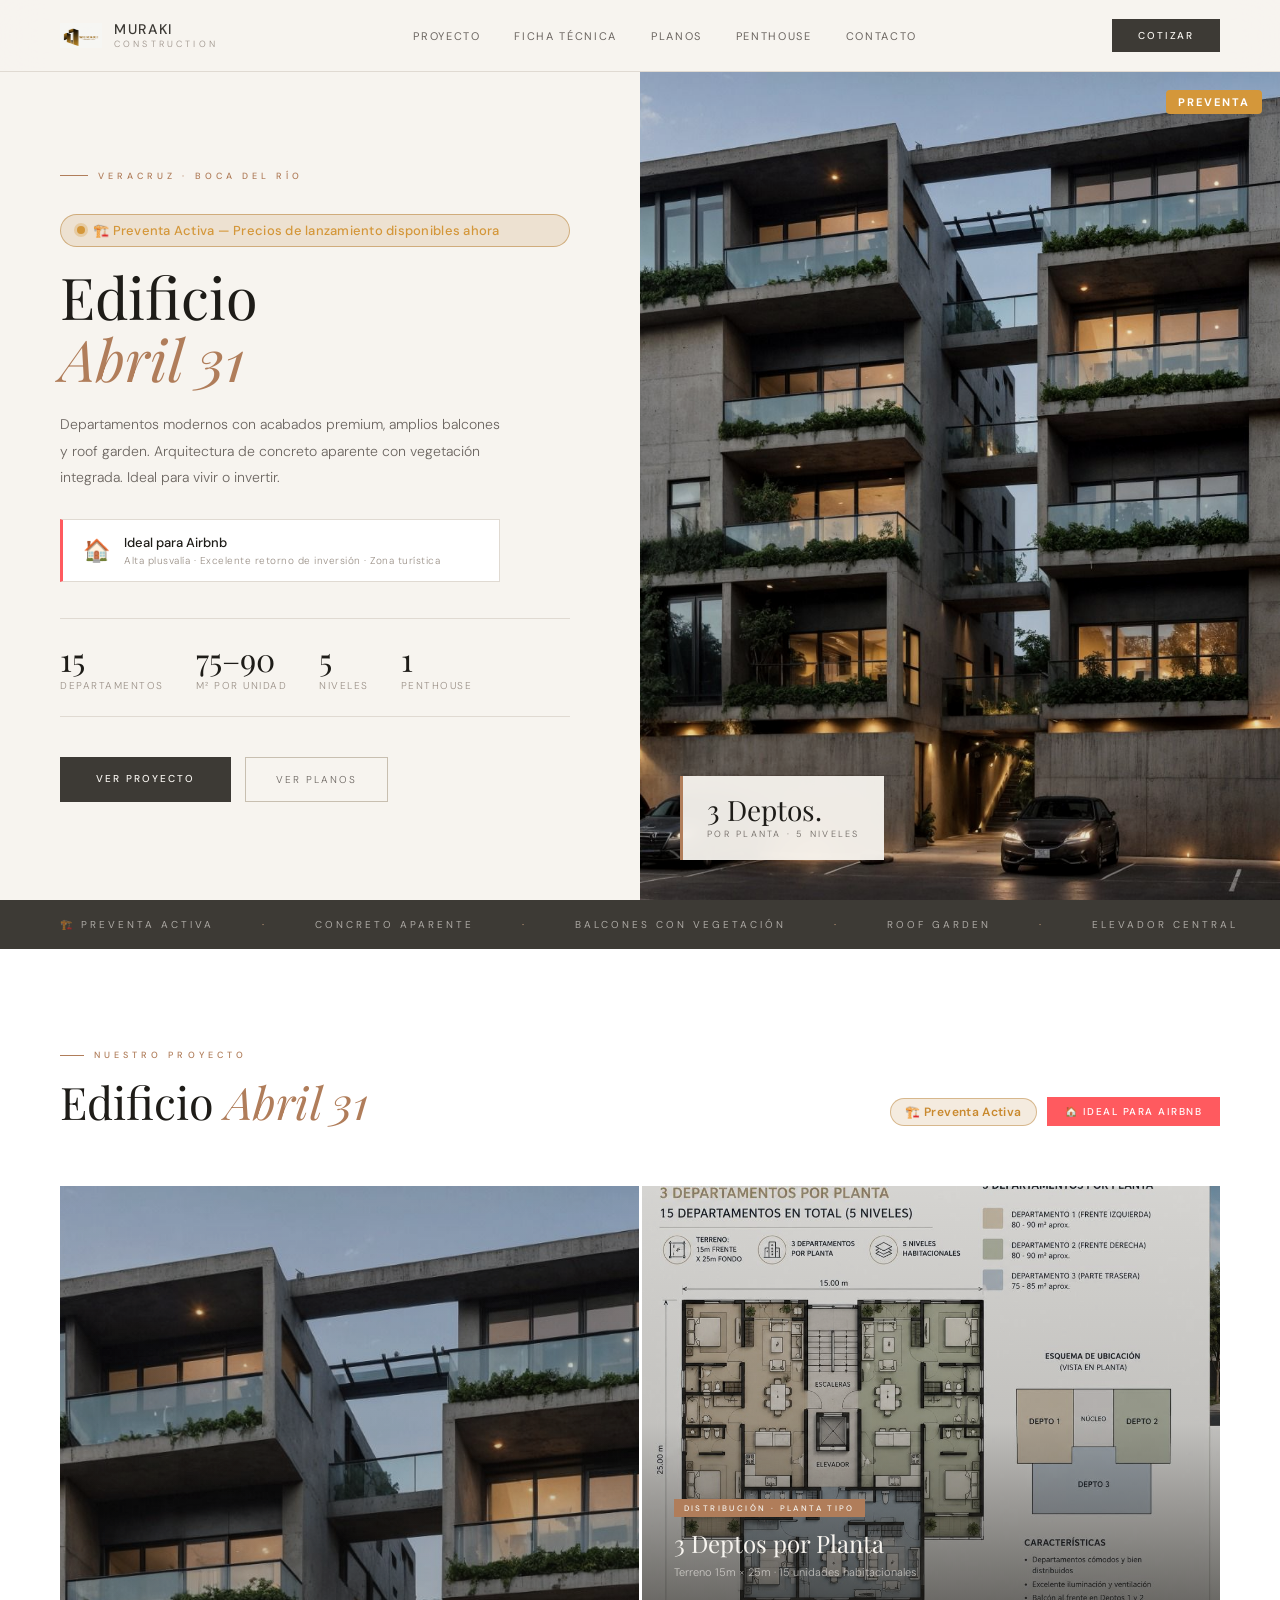
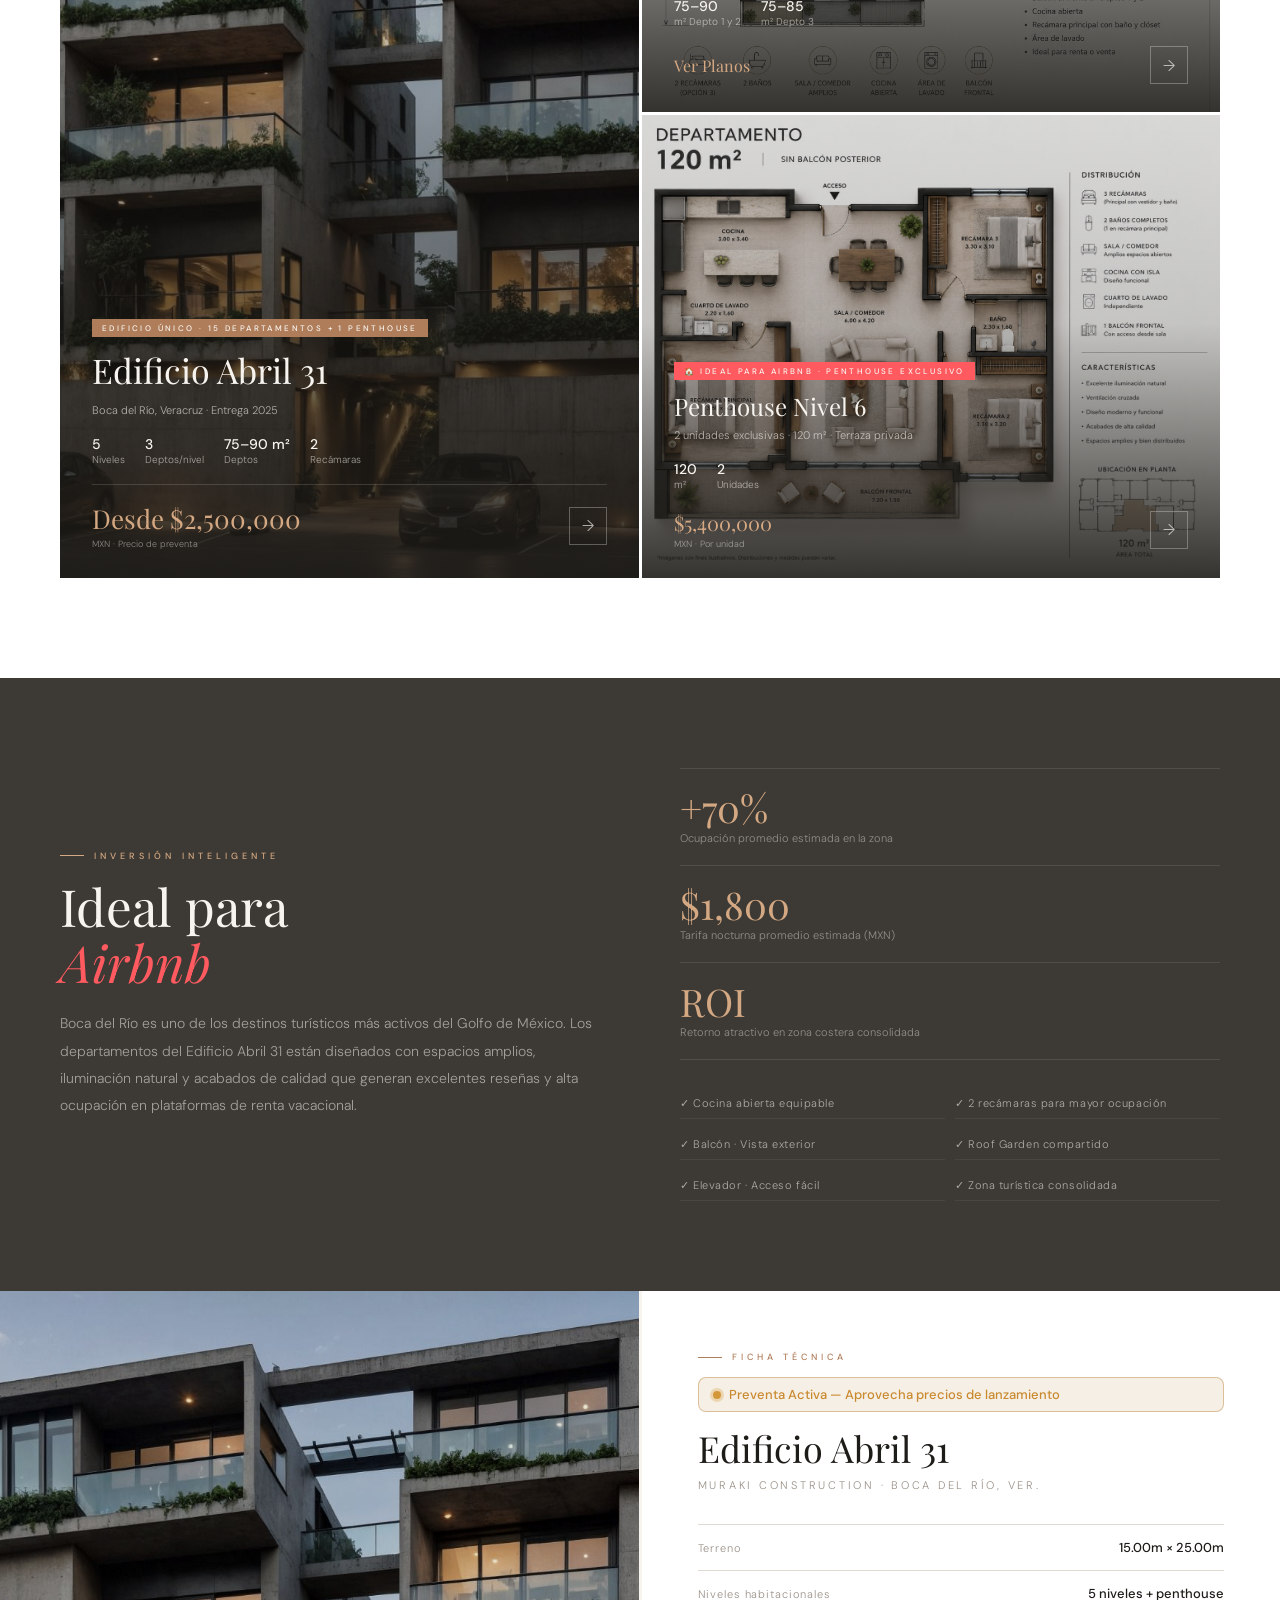
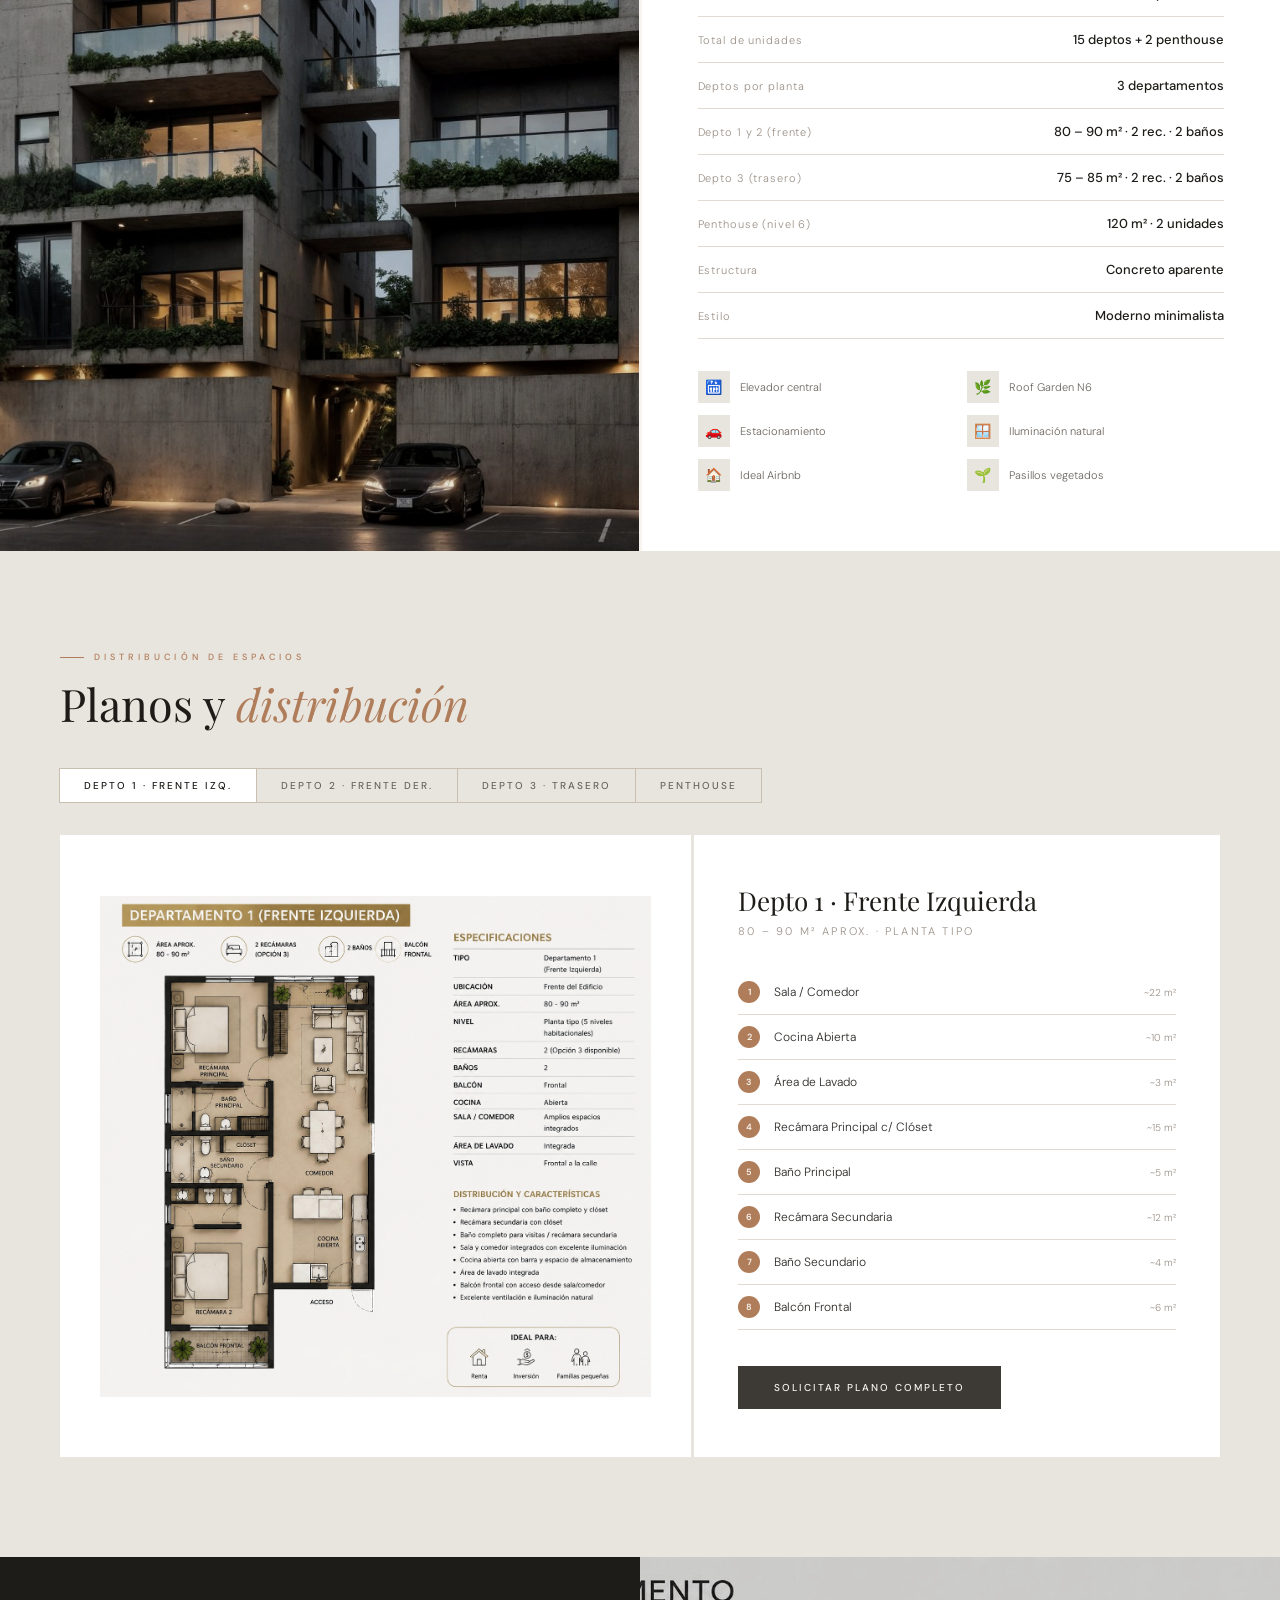
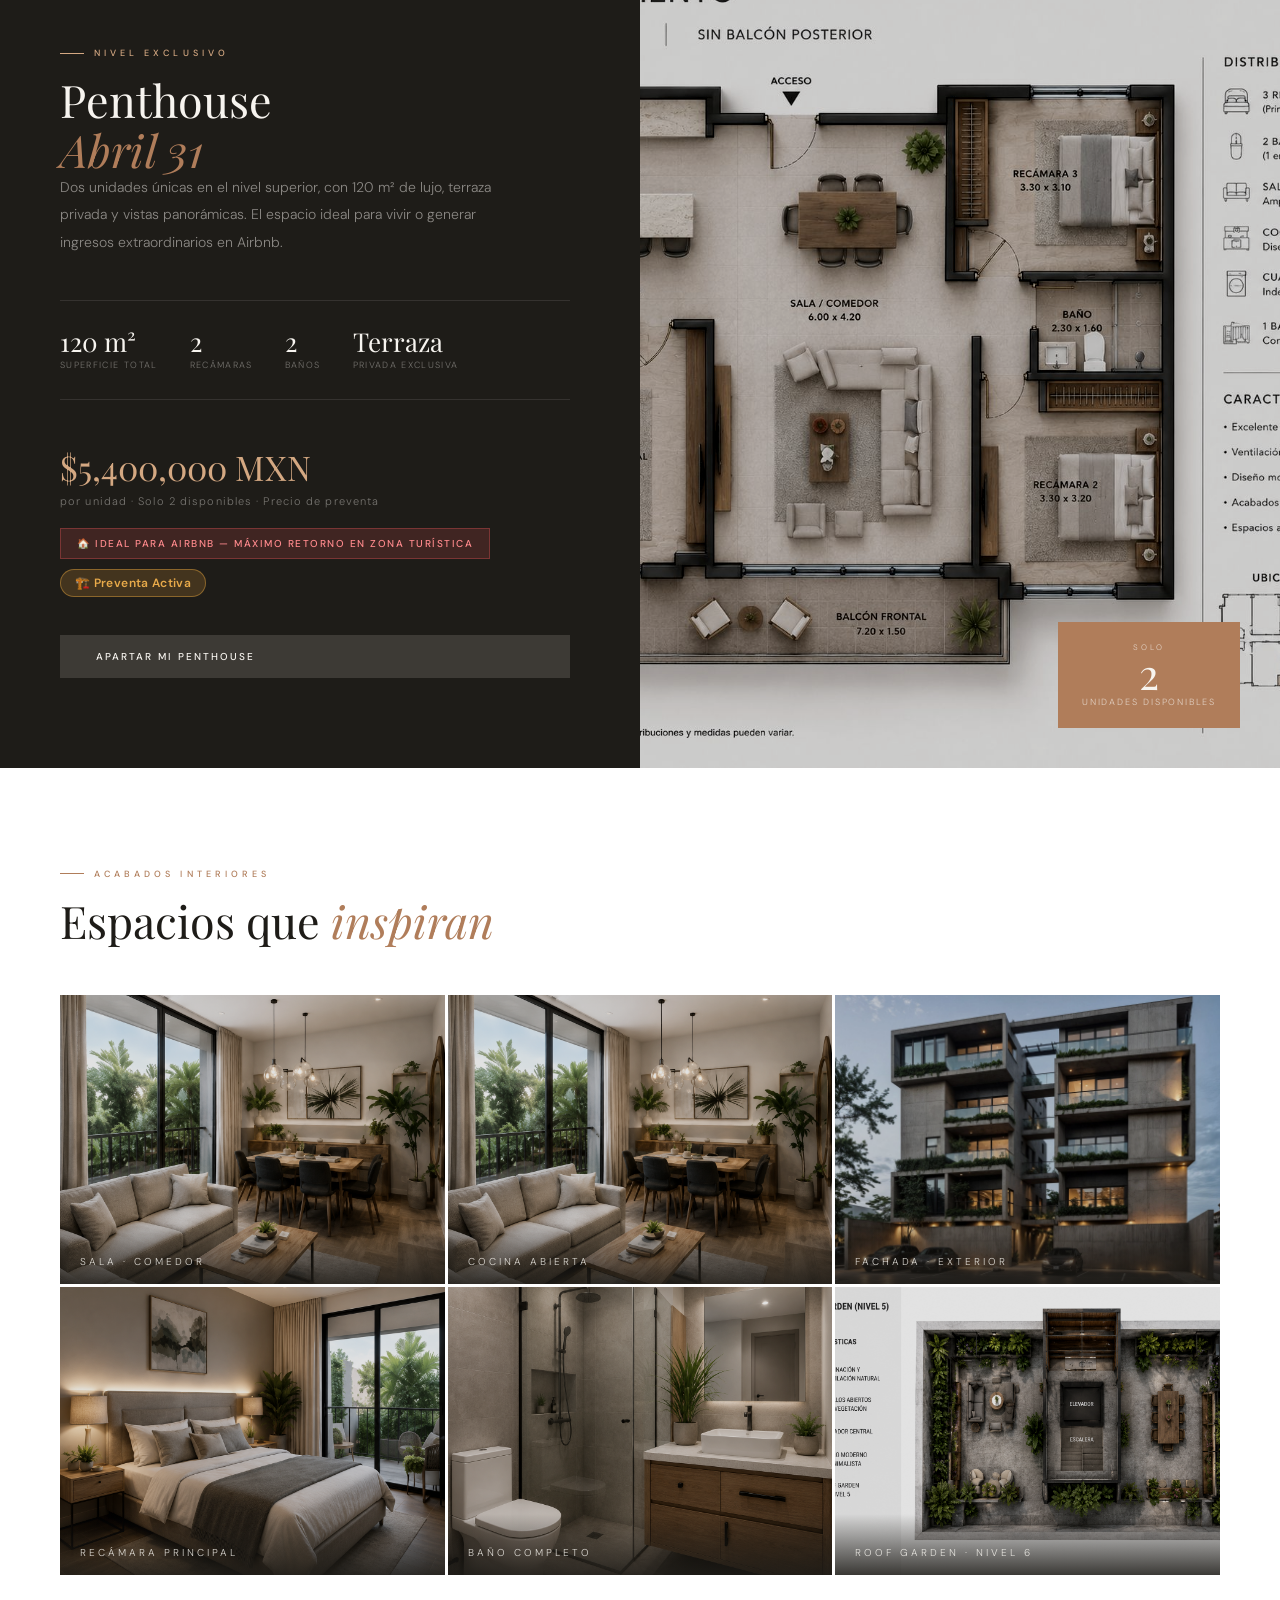
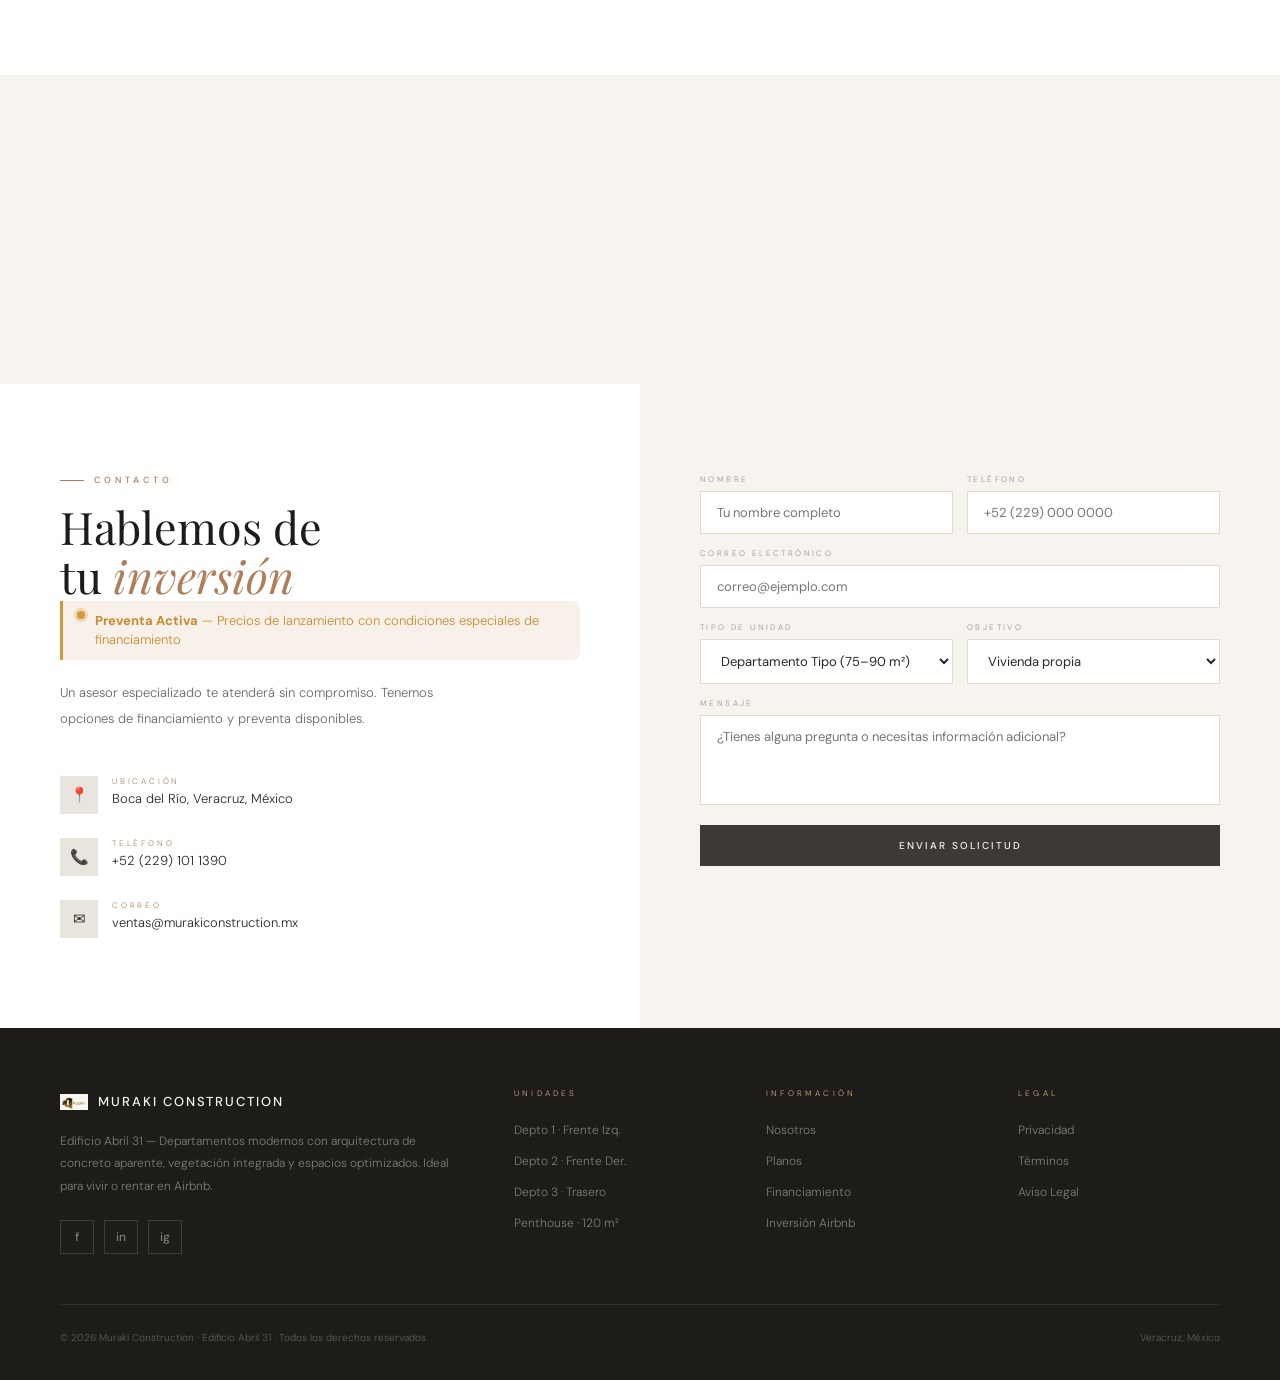
<file: index.html>
<!DOCTYPE html>
<html lang="es">
<head>
  <meta charset="UTF-8">
  <meta name="viewport" content="width=device-width, initial-scale=1.0">
  <title>Muraki Construction — Edificio Abril 31</title>
  <link href="https://fonts.googleapis.com/css2?family=Playfair+Display:ital,wght@0,400;0,500;1,400&family=DM+Sans:wght@300;400;500&display=swap" rel="stylesheet">
  <link rel="stylesheet" href="styles.css">
</head>
<body>

  <!-- NAV -->
  <nav>
    <a class="nav-logo" href="#">
      <img src="img/logo.png" alt="Muraki Logo" class="nav-logo-img">
      <div>
        <div class="nav-brand">Muraki</div>
        <div class="nav-brand-sub">Construction</div>
      </div>
    </a>
    <div class="nav-links">
      <a href="#proyecto">Proyecto</a>
      <a href="#ficha">Ficha Técnica</a>
      <a href="#planos">Planos</a>
      <a href="#penthouse">Penthouse</a>
      <a href="#contacto">Contacto</a>
    </div>
    <a href="#contacto" class="nav-cta">Cotizar</a>
    <button class="nav-hamburger" id="hamburger" aria-label="Menú">
      <span></span><span></span><span></span>
    </button>
  </nav>

  <!-- MOBILE MENU -->
  <div class="nav-mobile-menu" id="mobileMenu">
    <a href="#proyecto"  onclick="closeMobileMenu()">Proyecto</a>
    <a href="#ficha"     onclick="closeMobileMenu()">Ficha Técnica</a>
    <a href="#planos"    onclick="closeMobileMenu()">Planos</a>
    <a href="#penthouse" onclick="closeMobileMenu()">Penthouse</a>
    <a href="#contacto"  onclick="closeMobileMenu()">Contacto</a>
    <div class="nav-mobile-cta-wrap">
      <a href="#contacto" class="nav-mobile-cta" onclick="closeMobileMenu()">Cotizar Ahora</a>
    </div>
  </div>

  <!-- HERO -->
  <div class="hero">
    <div class="hero-left">
      <div class="hero-tag">Veracruz · Boca del Río</div>

      <!-- PREVENTA BADGE -->
      <div class="preventa-badge">
        <span class="preventa-dot"></span>
        <span class="preventa-label">🏗️ Preventa Activa — Precios de lanzamiento disponibles ahora</span>
      </div>

      <h1 class="hero-title">Edificio<br><em>Abril 31</em></h1>
      <p class="hero-sub">Departamentos modernos con acabados premium, amplios balcones y roof garden. Arquitectura de concreto aparente con vegetación integrada. Ideal para vivir o invertir.</p>

      <!-- AIRBNB BADGE -->
      <div class="airbnb-badge">
        <div class="airbnb-icon">🏠</div>
        <div>
          <div class="airbnb-title">Ideal para Airbnb</div>
          <div class="airbnb-sub">Alta plusvalía · Excelente retorno de inversión · Zona turística</div>
        </div>
      </div>

      <div class="hero-stats">
        <div>
          <div class="h-stat-n">15</div>
          <div class="h-stat-l">Departamentos</div>
        </div>
        <div>
          <div class="h-stat-n">75–90</div>
          <div class="h-stat-l">m² por unidad</div>
        </div>
        <div>
          <div class="h-stat-n">5</div>
          <div class="h-stat-l">Niveles</div>
        </div>
        <div>
          <div class="h-stat-n">1</div>
          <div class="h-stat-l">Penthouse</div>
        </div>
      </div>
      <div class="hero-actions">
        <a href="#proyecto" class="btn-fill">Ver Proyecto</a>
        <a href="#planos" class="btn-ghost">Ver Planos</a>
      </div>
    </div>
    <div class="hero-right">
      <img src="img/frente.jpeg" alt="Edificio Abril 31">
      <div class="hero-badge">
        <div class="hero-badge-n">3 Deptos.</div>
        <div class="hero-badge-l">por planta · 5 niveles</div>
      </div>
      <!-- PREVENTA STAMP on image -->
      <div class="preventa-stamp">PREVENTA</div>
    </div>
  </div>

  <!-- PILLS STRIP -->
  <div class="pills-strip">
    <div class="pills-track">
      <span>🏗️ Preventa Activa</span><span class="dot">·</span>
      <span>Concreto Aparente</span><span class="dot">·</span>
      <span>Balcones con Vegetación</span><span class="dot">·</span>
      <span>Roof Garden</span><span class="dot">·</span>
      <span>Elevador Central</span><span class="dot">·</span>
      <span>Ideal para Airbnb</span><span class="dot">·</span>
      <span>Penthouse 120 m²</span><span class="dot">·</span>
      <span>Iluminación Natural</span><span class="dot">·</span>
      <span>Estacionamiento Privado</span><span class="dot">·</span>
      <span>Acabados Premium</span><span class="dot">·</span>
      <span>🏗️ Preventa Activa</span><span class="dot">·</span>
      <span>Concreto Aparente</span><span class="dot">·</span>
      <span>Balcones con Vegetación</span><span class="dot">·</span>
      <span>Roof Garden</span><span class="dot">·</span>
      <span>Elevador Central</span><span class="dot">·</span>
      <span>Ideal para Airbnb</span><span class="dot">·</span>
      <span>Penthouse 120 m²</span><span class="dot">·</span>
      <span>Iluminación Natural</span><span class="dot">·</span>
      <span>Estacionamiento Privado</span><span class="dot">·</span>
      <span>Acabados Premium</span><span class="dot">·</span>
    </div>
  </div>

  <!-- PROYECTO -->
  <section class="projects-section reveal" id="proyecto">
    <div class="projects-head">
      <div>
        <div class="section-eyebrow">Nuestro Proyecto</div>
        <h2 class="section-h">Edificio <em>Abril 31</em></h2>
      </div>
      <div style="display:flex;gap:10px;align-items:center;flex-wrap:wrap;">
        <span class="preventa-pill">🏗️ Preventa Activa</span>
        <span class="airbnb-pill">🏠 Ideal para Airbnb</span>
      </div>
    </div>

    <div class="projects-cards">
      <!-- Card grande — fachada -->
      <div class="pcard pcard-large">
        <img src="img/frente.jpeg" alt="Fachada Edificio Abril 31" class="pcard-img">
        <div class="pcard-overlay"></div>
        <div class="pcard-content">
          <div class="pcard-tag">Edificio Único · 15 Departamentos + 1 Penthouse</div>
          <div class="pcard-title">Edificio Abril 31</div>
          <div class="pcard-sub">Boca del Río, Veracruz · Entrega 2025</div>
          <div class="pcard-specs">
            <div class="pcard-spec"><strong>5</strong>Niveles</div>
            <div class="pcard-spec"><strong>3</strong>Deptos/nivel</div>
            <div class="pcard-spec"><strong>75–90 m²</strong>Deptos</div>
            <div class="pcard-spec"><strong>2</strong>Recámaras</div>
          </div>
          <hr class="pcard-divider">
          <div class="pcard-price-row">
            <div>
              <div class="pcard-price">Desde $2,500,000</div>
              <div class="pcard-price-sub">MXN · Precio de preventa</div>
            </div>
            <div class="pcard-btn">→</div>
          </div>
        </div>
      </div>

      <!-- Card — plano distribución -->
      <div class="pcard">
        <img src="img/distribucionfinal.jpg" alt="Plano distribución 3 deptos por planta">
        <div class="pcard-overlay"></div>
        <div class="pcard-content">
          <div class="pcard-tag">Distribución · Planta Tipo</div>
          <div class="pcard-title">3 Deptos por Planta</div>
          <div class="pcard-sub">Terreno 15m × 25m · 15 unidades habitacionales</div>
          <div class="pcard-specs">
            <div class="pcard-spec"><strong>75–90</strong>m² Depto 1 y 2</div>
            <div class="pcard-spec"><strong>75–85</strong>m² Depto 3</div>
          </div>
          <div class="pcard-price-row">
            <div class="pcard-price" style="font-size:16px">Ver Planos</div>
            <div class="pcard-btn">→</div>
          </div>
        </div>
      </div>

      <!-- Card — penthouse -->
      <div class="pcard">
        <img src="img/penhause.jpg" alt="Penthouse Edificio Abril 31">
        <div class="pcard-overlay"></div>
        <div class="pcard-content">
          <div class="pcard-tag airbnb-tag-card">🏠 Ideal para Airbnb · Penthouse Exclusivo</div>
          <div class="pcard-title">Penthouse Nivel 6</div>
          <div class="pcard-sub">2 unidades exclusivas · 120 m² · Terraza privada</div>
          <div class="pcard-specs">
            <div class="pcard-spec"><strong>120</strong>m²</div>
            <div class="pcard-spec"><strong>2</strong>Unidades</div>
          </div>
          <div class="pcard-price-row">
            <div>
              <div class="pcard-price">$5,400,000</div>
              <div class="pcard-price-sub">MXN · Por unidad</div>
            </div>
            <div class="pcard-btn">→</div>
          </div>
        </div>
      </div>
    </div>
  </section>

  <!-- AIRBNB SECTION -->
  <div class="airbnb-section reveal">
    <div class="airbnb-s-left">
      <div class="section-eyebrow" style="color:var(--accent-light)">Inversión Inteligente</div>
      <h2 class="airbnb-s-h">Ideal para<br><em>Airbnb</em></h2>
      <p class="airbnb-s-body">Boca del Río es uno de los destinos turísticos más activos del Golfo de México. Los departamentos del Edificio Abril 31 están diseñados con espacios amplios, iluminación natural y acabados de calidad que generan excelentes reseñas y alta ocupación en plataformas de renta vacacional.</p>
    </div>
    <div class="airbnb-s-right">
      <div class="airbnb-stat">
        <div class="airbnb-stat-n">+70%</div>
        <div class="airbnb-stat-l">Ocupación promedio estimada en la zona</div>
      </div>
      <div class="airbnb-stat">
        <div class="airbnb-stat-n">$1,800</div>
        <div class="airbnb-stat-l">Tarifa nocturna promedio estimada (MXN)</div>
      </div>
      <div class="airbnb-stat">
        <div class="airbnb-stat-n">ROI</div>
        <div class="airbnb-stat-l">Retorno atractivo en zona costera consolidada</div>
      </div>
      <div class="airbnb-features">
        <div class="af-item">✓ Cocina abierta equipable</div>
        <div class="af-item">✓ 2 recámaras para mayor ocupación</div>
        <div class="af-item">✓ Balcón · Vista exterior</div>
        <div class="af-item">✓ Roof Garden compartido</div>
        <div class="af-item">✓ Elevador · Acceso fácil</div>
        <div class="af-item">✓ Zona turística consolidada</div>
      </div>
    </div>
  </div>

  <!-- FICHA TÉCNICA -->
  <section class="ficha-section reveal" id="ficha" style="padding:0;">
    <div class="ficha-grid">
      <div class="ficha-img-panel">
        <img src="img/frente.jpeg" alt="Edificio Abril 31">
      </div>
      <div class="ficha-info-panel">
        <div class="section-eyebrow" style="margin-bottom:14px">Ficha Técnica</div>

        <!-- PREVENTA notice inside ficha -->
        <div class="preventa-ficha-notice">
          <span class="preventa-dot"></span>
          <span>Preventa Activa — Aprovecha precios de lanzamiento</span>
        </div>

        <div class="ficha-title">Edificio Abril 31</div>
        <div class="ficha-subtitle">Muraki Construction · Boca del Río, Ver.</div>
        <div class="ficha-items">
          <div class="ficha-item"><span class="ficha-label">Terreno</span><span class="ficha-value">15.00m × 25.00m</span></div>
          <div class="ficha-item"><span class="ficha-label">Niveles habitacionales</span><span class="ficha-value">5 niveles + penthouse</span></div>
          <div class="ficha-item"><span class="ficha-label">Total de unidades</span><span class="ficha-value">15 deptos + 2 penthouse</span></div>
          <div class="ficha-item"><span class="ficha-label">Deptos por planta</span><span class="ficha-value">3 departamentos</span></div>
          <div class="ficha-item"><span class="ficha-label">Depto 1 y 2 (frente)</span><span class="ficha-value">80 – 90 m² · 2 rec. · 2 baños</span></div>
          <div class="ficha-item"><span class="ficha-label">Depto 3 (trasero)</span><span class="ficha-value">75 – 85 m² · 2 rec. · 2 baños</span></div>
          <div class="ficha-item"><span class="ficha-label">Penthouse (nivel 6)</span><span class="ficha-value">120 m² · 2 unidades</span></div>
          <div class="ficha-item"><span class="ficha-label">Estructura</span><span class="ficha-value">Concreto aparente</span></div>
          <div class="ficha-item"><span class="ficha-label">Estilo</span><span class="ficha-value">Moderno minimalista</span></div>
        </div>
        <div class="ficha-amenidades">
          <div class="ficha-am"><div class="ficha-am-icon">🛗</div>Elevador central</div>
          <div class="ficha-am"><div class="ficha-am-icon">🌿</div>Roof Garden N6</div>
          <div class="ficha-am"><div class="ficha-am-icon">🚗</div>Estacionamiento</div>
          <div class="ficha-am"><div class="ficha-am-icon">🪟</div>Iluminación natural</div>
          <div class="ficha-am"><div class="ficha-am-icon">🏠</div>Ideal Airbnb</div>
          <div class="ficha-am"><div class="ficha-am-icon">🌱</div>Pasillos vegetados</div>
        </div>
      </div>
    </div>
  </section>

  <!-- PLANOS -->
  <section class="planos-section reveal" id="planos">
    <div class="section-eyebrow">Distribución de Espacios</div>
    <h2 class="section-h">Planos y <em>distribución</em></h2>
    <div class="planos-tabs">
      <button class="planos-tab active" onclick="showPlano('depto1', this)">Depto 1 · Frente Izq.</button>
      <button class="planos-tab" onclick="showPlano('depto2', this)">Depto 2 · Frente Der.</button>
      <button class="planos-tab" onclick="showPlano('depto3', this)">Depto 3 · Trasero</button>
      <button class="planos-tab" onclick="showPlano('penthouse', this)">Penthouse</button>
    </div>
    <div class="planos-display">
      <div class="planos-img-wrap">
        <img id="plano-img" src="img/frenteizquierda.png" alt="Plano">
      </div>
      <div class="planos-side">
        <div class="planos-side-h" id="plano-title">Depto 1 · Frente Izquierda</div>
        <div class="planos-side-sub" id="plano-sub">80 – 90 m² aprox. · Planta tipo</div>
        <div class="rooms-list" id="rooms-list">
          <div class="room-row"><div class="room-num">1</div><div class="room-name">Sala / Comedor</div><div class="room-size">~22 m²</div></div>
          <div class="room-row"><div class="room-num">2</div><div class="room-name">Cocina Abierta</div><div class="room-size">~10 m²</div></div>
          <div class="room-row"><div class="room-num">3</div><div class="room-name">Área de Lavado</div><div class="room-size">~3 m²</div></div>
          <div class="room-row"><div class="room-num">4</div><div class="room-name">Recámara Principal c/ Clóset</div><div class="room-size">~15 m²</div></div>
          <div class="room-row"><div class="room-num">5</div><div class="room-name">Baño Principal</div><div class="room-size">~5 m²</div></div>
          <div class="room-row"><div class="room-num">6</div><div class="room-name">Recámara Secundaria</div><div class="room-size">~12 m²</div></div>
          <div class="room-row"><div class="room-num">7</div><div class="room-name">Baño Secundario</div><div class="room-size">~4 m²</div></div>
          <div class="room-row"><div class="room-num">8</div><div class="room-name">Balcón Frontal</div><div class="room-size">~6 m²</div></div>
        </div>
        <a href="#contacto" class="btn-fill" style="align-self:flex-start">Solicitar Plano Completo</a>
      </div>
    </div>
  </section>

  <!-- PENTHOUSE -->
  <section class="penthouse-section reveal" id="penthouse">
    <div class="penthouse-inner">
      <div class="penthouse-text">
        <div class="section-eyebrow" style="color:var(--accent-light)">Nivel Exclusivo</div>
        <h2 class="section-h" style="color:var(--cream)">Penthouse<br><em>Abril 31</em></h2>
        <p class="penthouse-body">Dos unidades únicas en el nivel superior, con 120 m² de lujo, terraza privada y vistas panorámicas. El espacio ideal para vivir o generar ingresos extraordinarios en Airbnb.</p>
        <div class="penthouse-specs">
          <div class="ph-spec"><div class="ph-spec-n">120 m²</div><div class="ph-spec-l">Superficie total</div></div>
          <div class="ph-spec"><div class="ph-spec-n">2</div><div class="ph-spec-l">Recámaras</div></div>
          <div class="ph-spec"><div class="ph-spec-n">2</div><div class="ph-spec-l">Baños</div></div>
          <div class="ph-spec"><div class="ph-spec-n">Terraza</div><div class="ph-spec-l">Privada exclusiva</div></div>
        </div>
        <div class="penthouse-price-block">
          <div class="ph-price">$5,400,000 MXN</div>
          <div class="ph-price-sub">por unidad · Solo 2 disponibles · Precio de preventa</div>
        </div>
        <div class="penthouse-airbnb-note" style="display:flex;gap:10px;flex-wrap:wrap;">
          <span class="airbnb-pill-dark">🏠 Ideal para Airbnb — Máximo retorno en zona turística</span>
          <span class="preventa-pill-dark">🏗️ Preventa Activa</span>
        </div>
        <a href="#contacto" class="btn-fill" style="margin-top:10px">Apartar mi Penthouse</a>
      </div>
      <div class="penthouse-img">
        <img src="img/penhause.jpg" alt="Penthouse Edificio Abril 31">
        <div class="ph-badge">
          <div class="ph-badge-label">Solo</div>
          <div class="ph-badge-n">2</div>
          <div class="ph-badge-sub">unidades disponibles</div>
        </div>
      </div>
    </div>
  </section>

  <!-- VISTAS INTERIORES -->
  <section class="interiores-section reveal">
    <div class="section-eyebrow">Acabados Interiores</div>
    <h2 class="section-h">Espacios que <em>inspiran</em></h2>
    <div class="interiores-grid">
      <div class="int-item">
        <img src="img/sala.png" alt="Sala Comedor">
        <div class="int-label">Sala · Comedor</div>
      </div>
      <div class="int-item">
        <img src="img/sala.png" alt="Cocina">
        <div class="int-label">Cocina Abierta</div>
      </div>
      <div class="int-item">
        <img src="img/frente.jpeg" alt="Fachada">
        <div class="int-label">Fachada · Exterior</div>
      </div>
      <div class="int-item">
        <img src="img/recamaraprincipal.png" alt="Recámara Principal">
        <div class="int-label">Recámara Principal</div>
      </div>
      <div class="int-item">
        <img src="img/baño.png" alt="Baño Completo">
        <div class="int-label">Baño Completo</div>
      </div>
      <div class="int-item">
        <img src="img/roof.png" alt="Roof Garden">
        <div class="int-label">Roof Garden · Nivel 6</div>
      </div>
    </div>
  </section>

  <!-- CTA -->
  <div class="cta-section reveal">
    <div>
      <h2 class="cta-h">¿Tu próximo hogar<br>o inversión está <em>aquí</em>?</h2>
      <p class="cta-sub">🏗️ Preventa Activa · Agenda una visita sin costo · Cupo limitado · Ideal para Airbnb y vivir</p>
    </div>
    <a href="#contacto" class="btn-light">Agendar Visita</a>
  </div>

  <!-- CONTACT -->
  <div class="contact-section reveal" id="contacto">
    <div class="contact-left">
      <div class="section-eyebrow">Contacto</div>
      <h2 class="section-h">Hablemos de<br>tu <em>inversión</em></h2>

      <!-- PREVENTA notice in contact -->
      <div class="preventa-contact-notice">
        <span class="preventa-dot"></span>
        <span><strong>Preventa Activa</strong> — Precios de lanzamiento con condiciones especiales de financiamiento</span>
      </div>

      <p class="contact-body">Un asesor especializado te atenderá sin compromiso. Tenemos opciones de financiamiento y preventa disponibles.</p>
      <div class="contact-items">
        <div class="c-item">
          <div class="c-icon">📍</div>
          <div>
            <div class="c-label">Ubicación</div>
            <div class="c-val">Boca del Río, Veracruz, México</div>
          </div>
        </div>
        <div class="c-item">
          <div class="c-icon">📞</div>
          <div>
            <div class="c-label">Teléfono</div>
            <div class="c-val">+52 (229) 101 1390</div>
          </div>
        </div>
        <div class="c-item">
          <div class="c-icon">✉</div>
          <div>
            <div class="c-label">Correo</div>
            <div class="c-val">ventas@murakiconstruction.mx</div>
          </div>
        </div>
      </div>
    </div>
    <div class="contact-right">
      <form class="form" onsubmit="return submitForm(event)">
        <div class="form-row">
          <div class="fg"><label class="fl">Nombre</label><input class="fi" placeholder="Tu nombre completo"></div>
          <div class="fg"><label class="fl">Teléfono</label><input class="fi" type="tel" placeholder="+52 (229) 000 0000"></div>
        </div>
        <div class="fg"><label class="fl">Correo electrónico</label><input class="fi" type="email" placeholder="correo@ejemplo.com"></div>
        <div class="form-row">
          <div class="fg">
            <label class="fl">Tipo de unidad</label>
            <select class="fs">
              <option>Departamento Tipo (75–90 m²)</option>
              <option>Penthouse (120 m²) — $5,400,000</option>
              <option>Indistinto · Mejor opción disponible</option>
            </select>
          </div>
          <div class="fg">
            <label class="fl">Objetivo</label>
            <select class="fs">
              <option>Vivienda propia</option>
              <option>Inversión / Airbnb</option>
              <option>Ambos</option>
            </select>
          </div>
        </div>
        <div class="fg"><label class="fl">Mensaje</label><textarea class="fta" placeholder="¿Tienes alguna pregunta o necesitas información adicional?"></textarea></div>
        <button type="submit" class="fsub">Enviar Solicitud</button>
      </form>
    </div>
  </div>

  <!-- FOOTER -->
  <footer>
    <div class="footer-grid">
      <div>
        <div style="display:flex;align-items:center;gap:10px;">
          <img src="img/logo.png" style="width:28px;height:28px;object-fit:contain;" alt="Muraki">
          <span style="color:var(--cream);font-size:13px;font-weight:500;letter-spacing:0.15em;text-transform:uppercase;">Muraki Construction</span>
        </div>
        <p class="footer-about">Edificio Abril 31 — Departamentos modernos con arquitectura de concreto aparente, vegetación integrada y espacios optimizados. Ideal para vivir o rentar en Airbnb.</p>
        <div class="socials">
          <a class="social" href="#">f</a>
          <a class="social" href="#">in</a>
          <a class="social" href="#">ig</a>
        </div>
      </div>
      <div>
        <div class="fcol-h">Unidades</div>
        <ul class="flinks">
          <li><a href="#">Depto 1 · Frente Izq.</a></li>
          <li><a href="#">Depto 2 · Frente Der.</a></li>
          <li><a href="#">Depto 3 · Trasero</a></li>
          <li><a href="#">Penthouse · 120 m²</a></li>
        </ul>
      </div>
      <div>
        <div class="fcol-h">Información</div>
        <ul class="flinks">
          <li><a href="#">Nosotros</a></li>
          <li><a href="#">Planos</a></li>
          <li><a href="#">Financiamiento</a></li>
          <li><a href="#">Inversión Airbnb</a></li>
        </ul>
      </div>
      <div>
        <div class="fcol-h">Legal</div>
        <ul class="flinks">
          <li><a href="#">Privacidad</a></li>
          <li><a href="#">Términos</a></li>
          <li><a href="#">Aviso Legal</a></li>
        </ul>
      </div>
    </div>
    <div class="footer-bottom">
      <span>© 2026 Muraki Construction · Edificio Abril 31 · Todos los derechos reservados</span>
      <span>Veracruz, México</span>
    </div>
  </footer>

  <script src="scrip.js"></script>

  <style>
    /* ── Preventa styles ── */
    .preventa-badge {
      display: inline-flex;
      align-items: center;
      gap: 8px;
      background: rgba(180, 120, 40, 0.15);
      border: 1px solid rgba(180, 120, 40, 0.5);
      border-radius: 30px;
      padding: 7px 16px;
      margin-bottom: 18px;
      font-size: 13px;
      font-weight: 500;
      color: #d4973a;
      letter-spacing: 0.02em;
    }
    .preventa-dot {
      display: inline-block;
      width: 8px;
      height: 8px;
      border-radius: 50%;
      background: #d4973a;
      box-shadow: 0 0 0 3px rgba(212, 151, 58, 0.3);
      animation: pulse-dot 1.8s ease-in-out infinite;
      flex-shrink: 0;
    }
    @keyframes pulse-dot {
      0%, 100% { box-shadow: 0 0 0 3px rgba(212,151,58,0.3); }
      50%       { box-shadow: 0 0 0 6px rgba(212,151,58,0.1); }
    }
    .preventa-stamp {
      position: absolute;
      top: 18px;
      right: 18px;
      background: #d4973a;
      color: #fff;
      font-size: 11px;
      font-weight: 700;
      letter-spacing: 0.18em;
      padding: 5px 12px;
      border-radius: 4px;
      text-transform: uppercase;
    }
    .hero-right { position: relative; }
    .preventa-pill {
      display: inline-block;
      background: rgba(180,120,40,0.15);
      border: 1px solid rgba(180,120,40,0.45);
      color: #c9892e;
      border-radius: 20px;
      padding: 5px 14px;
      font-size: 12px;
      font-weight: 600;
      letter-spacing: 0.03em;
    }
    .preventa-ficha-notice {
      display: inline-flex;
      align-items: center;
      gap: 8px;
      background: rgba(180,120,40,0.12);
      border: 1px solid rgba(180,120,40,0.4);
      border-radius: 8px;
      padding: 8px 14px;
      font-size: 13px;
      color: #c9892e;
      font-weight: 500;
      margin-bottom: 12px;
    }
    .preventa-contact-notice {
      display: flex;
      align-items: flex-start;
      gap: 10px;
      background: rgba(180,120,40,0.1);
      border-left: 3px solid #d4973a;
      border-radius: 0 8px 8px 0;
      padding: 10px 14px;
      font-size: 13px;
      color: #c9892e;
      margin-bottom: 18px;
      line-height: 1.5;
    }
    .preventa-pill-dark {
      display: inline-block;
      background: rgba(212,151,58,0.2);
      border: 1px solid rgba(212,151,58,0.5);
      color: #e8aa4a;
      border-radius: 20px;
      padding: 5px 14px;
      font-size: 12px;
      font-weight: 600;
      letter-spacing: 0.03em;
    }
  </style>
</body>
</html>
</file>
<file: styles.css>
:root {
  --cream: #F7F4EF;
  --white: #FFFFFF;
  --warm-gray: #E8E4DE;
  --stone: #C8BFB0;
  --concrete: #9B9188;
  --charcoal: #3D3A35;
  --dark: #1E1C18;
  --accent: #B07D5A;
  --accent2: #8B6B4A;
  --accent-light: #D4A882;
  --text: #2A2724;
  --text-mid: #6B6560;
  --text-light: #9B9188;
  --border: #E0DAD2;
  --border2: #C8BFB0;
  --airbnb: #FF5A5F;
}

*, *::before, *::after { box-sizing: border-box; margin: 0; padding: 0; }
html { scroll-behavior: smooth; }
body {
  background: var(--cream);
  color: var(--text);
  font-family: 'DM Sans', sans-serif;
  font-weight: 300;
  overflow-x: hidden;
}

/* ═══════════════════════════════════
   NAV
═══════════════════════════════════ */
nav {
  position: fixed; top: 0; left: 0; right: 0; z-index: 100;
  background: rgba(247,244,239,0.92);
  backdrop-filter: blur(20px);
  border-bottom: 1px solid var(--border);
  padding: 0 60px;
  height: 72px;
  display: flex; align-items: center; justify-content: space-between;
  transition: all 0.3s;
}
.nav-logo {
  display: flex; align-items: center; gap: 12px;
  text-decoration: none;
}
.nav-logo-img {
  width: 42px; height: 42px; object-fit: contain; display: block;
}
.nav-brand {
  font-family: 'DM Sans', sans-serif;
  font-weight: 500; font-size: 14px; letter-spacing: 0.12em;
  color: var(--charcoal); text-transform: uppercase; line-height: 1.2;
}
.nav-brand-sub { font-weight: 300; font-size: 9px; letter-spacing: 0.35em; color: var(--text-light); text-transform: uppercase; }
.nav-links { display: flex; gap: 34px; }
.nav-links a {
  color: var(--text-mid); text-decoration: none;
  font-size: 11px; letter-spacing: 0.15em; font-weight: 400;
  text-transform: uppercase; transition: color 0.2s;
}
.nav-links a:hover { color: var(--accent); }
.nav-cta {
  background: var(--charcoal); color: var(--cream);
  padding: 10px 26px; border: none;
  font-family: 'DM Sans', sans-serif;
  font-size: 10px; font-weight: 500; letter-spacing: 0.18em; text-transform: uppercase;
  cursor: pointer; transition: background 0.2s; text-decoration: none;
}
.nav-cta:hover { background: var(--accent); }

/* ═══════════════════════════════════
   HAMBURGER + MOBILE MENU
═══════════════════════════════════ */
.nav-hamburger {
  display: none;
  flex-direction: column;
  gap: 5px;
  cursor: pointer;
  padding: 6px;
  background: none;
  border: none;
  margin-left: 8px;
}
.nav-hamburger span {
  display: block;
  width: 22px;
  height: 1.5px;
  background: var(--charcoal);
  transition: all 0.3s ease;
  transform-origin: center;
}
.nav-hamburger.open span:nth-child(1) { transform: translateY(6.5px) rotate(45deg); }
.nav-hamburger.open span:nth-child(2) { opacity: 0; transform: scaleX(0); }
.nav-hamburger.open span:nth-child(3) { transform: translateY(-6.5px) rotate(-45deg); }

.nav-mobile-menu {
  display: none;
  position: fixed;
  top: 60px; left: 0; right: 0;
  background: rgba(247,244,239,0.98);
  backdrop-filter: blur(20px);
  border-bottom: 1px solid var(--border);
  z-index: 99;
  transform: translateY(-8px);
  opacity: 0;
  pointer-events: none;
  transition: transform 0.3s ease, opacity 0.25s ease;
}
.nav-mobile-menu.open {
  transform: translateY(0);
  opacity: 1;
  pointer-events: all;
}
.nav-mobile-menu a {
  display: block;
  padding: 17px 24px;
  color: var(--text-mid);
  text-decoration: none;
  font-size: 11px;
  font-weight: 500;
  letter-spacing: 0.2em;
  text-transform: uppercase;
  border-bottom: 1px solid var(--border);
  transition: color 0.2s, background 0.2s;
}
.nav-mobile-menu a:last-of-type { border-bottom: none; }
.nav-mobile-menu a:hover,
.nav-mobile-menu a:active { color: var(--accent); background: var(--warm-gray); }
.nav-mobile-cta-wrap {
  padding: 16px 20px 20px;
  border-top: 1px solid var(--border);
}
.nav-mobile-cta {
  display: block;
  text-align: center;
  background: var(--charcoal) !important;
  color: var(--cream) !important;
  padding: 15px 20px !important;
  font-size: 10px !important;
  font-weight: 500;
  letter-spacing: 0.2em !important;
  text-transform: uppercase !important;
  text-decoration: none;
  transition: background 0.2s;
  border-bottom: none !important;
}
.nav-mobile-cta:hover { background: var(--accent) !important; }

/* ═══════════════════════════════════
   HERO
═══════════════════════════════════ */
.hero {
  min-height: 100vh; padding-top: 72px;
  display: grid; grid-template-columns: 1fr 1fr;
  position: relative; overflow: hidden;
}
.hero-left {
  display: flex; flex-direction: column; justify-content: center;
  padding: 80px 70px 80px 60px;
  background: var(--cream);
  position: relative; z-index: 2;
}
.hero-right { position: relative; overflow: hidden; }
.hero-right img {
  width: 100%; height: 100%; object-fit: cover;
  filter: brightness(0.92) contrast(1.05) saturate(0.8);
  transition: transform 8s ease;
}
.hero-right:hover img { transform: scale(1.03); }

.hero-tag {
  display: inline-flex; align-items: center; gap: 10px;
  font-size: 9px; letter-spacing: 0.45em; text-transform: uppercase;
  color: var(--accent); font-weight: 500; margin-bottom: 32px;
  opacity: 0; animation: fadeUp 0.7s 0.3s ease forwards;
}
.hero-tag::before { content: ''; width: 28px; height: 1px; background: var(--accent); }

.hero-title {
  font-family: 'Playfair Display', serif;
  font-size: clamp(44px, 4.5vw, 72px);
  font-weight: 400; line-height: 1.08;
  color: var(--dark); margin-bottom: 22px;
  opacity: 0; animation: fadeUp 0.8s 0.5s ease forwards;
}
.hero-title em { font-style: italic; color: var(--accent); }
.hero-sub {
  font-size: 14px; line-height: 1.9; color: var(--text-mid);
  max-width: 440px; margin-bottom: 28px;
  opacity: 0; animation: fadeUp 0.8s 0.7s ease forwards;
}

.airbnb-badge {
  display: flex; align-items: center; gap: 14px;
  background: var(--white); border: 1px solid var(--border);
  border-left: 3px solid var(--airbnb);
  padding: 14px 20px; margin-bottom: 36px;
  max-width: 440px;
  opacity: 0; animation: fadeUp 0.8s 0.85s ease forwards;
}
.airbnb-icon { font-size: 22px; }
.airbnb-title { font-size: 13px; font-weight: 500; color: var(--dark); margin-bottom: 3px; }
.airbnb-sub { font-size: 10px; color: var(--text-light); letter-spacing: 0.05em; }

.hero-stats {
  display: flex; gap: 32px; margin-bottom: 40px;
  padding: 24px 0; border-top: 1px solid var(--border); border-bottom: 1px solid var(--border);
  opacity: 0; animation: fadeUp 0.8s 1s ease forwards;
}
.h-stat-n {
  font-family: 'Playfair Display', serif;
  font-size: 32px; color: var(--dark); line-height: 1;
}
.h-stat-l { font-size: 10px; color: var(--text-light); letter-spacing: 0.15em; text-transform: uppercase; margin-top: 4px; }
.hero-actions {
  display: flex; gap: 14px;
  opacity: 0; animation: fadeUp 0.8s 1.1s ease forwards;
}
.btn-fill {
  background: var(--charcoal); color: var(--cream);
  padding: 15px 36px; border: none;
  font-family: 'DM Sans', sans-serif;
  font-size: 10px; font-weight: 500; letter-spacing: 0.2em; text-transform: uppercase;
  cursor: pointer; transition: background 0.25s; text-decoration: none; display: inline-block;
}
.btn-fill:hover { background: var(--accent); }
.btn-ghost {
  background: transparent; color: var(--text-mid);
  padding: 15px 30px; border: 1px solid var(--border2);
  font-family: 'DM Sans', sans-serif;
  font-size: 10px; letter-spacing: 0.2em; text-transform: uppercase;
  cursor: pointer; transition: all 0.25s; text-decoration: none; display: inline-block;
}
.btn-ghost:hover { border-color: var(--accent); color: var(--accent); }

.hero-badge {
  position: absolute; bottom: 40px; left: 40px; z-index: 10;
  background: rgba(247,244,239,0.95); backdrop-filter: blur(10px);
  padding: 20px 24px; border-left: 3px solid var(--accent);
}
.hero-badge-n {
  font-family: 'Playfair Display', serif;
  font-size: 28px; color: var(--dark); line-height: 1;
}
.hero-badge-l { font-size: 9px; letter-spacing: 0.25em; color: var(--text-mid); text-transform: uppercase; margin-top: 4px; }

@keyframes fadeUp { from{opacity:0;transform:translateY(24px)} to{opacity:1;transform:none} }

/* ═══════════════════════════════════
   PILLS STRIP
═══════════════════════════════════ */
.pills-strip {
  background: var(--charcoal); padding: 18px 60px;
  display: flex; align-items: center; overflow: hidden;
}
.pills-track {
  display: flex; gap: 48px; white-space: nowrap;
  animation: marquee 35s linear infinite;
}
.pills-track span {
  font-size: 10px; font-weight: 400; letter-spacing: 0.3em;
  text-transform: uppercase; color: rgba(247,244,239,0.6);
}
.pills-track .dot { color: var(--accent-light); }
@keyframes marquee { from{transform:translateX(0)} to{transform:translateX(-50%)} }

/* ═══════════════════════════════════
   SECTIONS
═══════════════════════════════════ */
section { padding: 100px 60px; }

.section-eyebrow {
  font-size: 9px; letter-spacing: 0.45em; text-transform: uppercase;
  color: var(--accent); font-weight: 500; margin-bottom: 16px;
  display: flex; align-items: center; gap: 10px;
}
.section-eyebrow::before { content: ''; width: 24px; height: 1px; background: currentColor; }
.section-h {
  font-family: 'Playfair Display', serif;
  font-size: clamp(32px, 3.5vw, 52px);
  font-weight: 400; line-height: 1.1; color: var(--dark);
}
.section-h em { font-style: italic; color: var(--accent); }

/* ═══════════════════════════════════
   PROJECTS
═══════════════════════════════════ */
.projects-section { background: var(--white); }
.projects-head {
  display: flex; justify-content: space-between; align-items: flex-end;
  margin-bottom: 60px;
}
.airbnb-tag-header { display: flex; align-items: center; }
.airbnb-pill {
  background: var(--airbnb); color: #fff;
  padding: 8px 18px; font-size: 10px; font-weight: 500;
  letter-spacing: 0.15em; text-transform: uppercase;
}

.projects-cards {
  display: grid; grid-template-columns: 1fr 1fr; gap: 3px;
}
.pcard {
  position: relative; overflow: hidden; cursor: pointer;
  background: var(--warm-gray);
}
.pcard-large { grid-row: span 2; }
.pcard-img {
  width: 100%; height: 100%;
  object-fit: cover; object-position: center top;
  display: block; min-height: 340px;
  transition: transform 0.8s cubic-bezier(0.25,0.46,0.45,0.94);
  filter: brightness(0.88) saturate(0.75);
}
.pcard-large .pcard-img { min-height: 680px; }
.pcard:hover .pcard-img { transform: scale(1.04); filter: brightness(0.82) saturate(0.8); }
.pcard img:not(.pcard-img) {
  width: 100%; height: 100%; min-height: 340px;
  object-fit: cover; display: block;
  transition: transform 0.8s cubic-bezier(0.25,0.46,0.45,0.94);
  filter: brightness(0.88) saturate(0.75);
}
.pcard:hover img:not(.pcard-img) { transform: scale(1.04); filter: brightness(0.82) saturate(0.8); }
.pcard-overlay {
  position: absolute; inset: 0;
  background: linear-gradient(to top, rgba(30,28,24,0.88) 0%, rgba(30,28,24,0.1) 55%, transparent 100%);
}
.pcard-content {
  position: absolute; bottom: 0; left: 0; right: 0; padding: 28px 32px;
}
.pcard-tag {
  display: inline-block; background: var(--accent); color: var(--cream);
  font-size: 8px; letter-spacing: 0.3em; text-transform: uppercase;
  padding: 4px 10px; margin-bottom: 10px; font-weight: 500;
}
.airbnb-tag-card { background: var(--airbnb) !important; }
.pcard-title {
  font-family: 'Playfair Display', serif;
  font-size: 24px; font-weight: 400; color: var(--cream); margin-bottom: 6px;
}
.pcard-large .pcard-title { font-size: 34px; margin-bottom: 10px; }
.pcard-sub { font-size: 11px; color: rgba(247,244,239,0.65); margin-bottom: 18px; }
.pcard-specs { display: flex; gap: 20px; margin-bottom: 18px; }
.pcard-spec { font-size: 10px; color: rgba(247,244,239,0.6); }
.pcard-spec strong { display: block; font-size: 14px; font-weight: 500; color: var(--cream); }
.pcard-divider { border: none; border-top: 1px solid rgba(247,244,239,0.15); margin-bottom: 16px; }
.pcard-price-row { display: flex; justify-content: space-between; align-items: center; }
.pcard-price {
  font-family: 'Playfair Display', serif;
  font-size: 20px; color: var(--accent-light);
}
.pcard-large .pcard-price { font-size: 26px; }
.pcard-price-sub { font-size: 9px; color: rgba(247,244,239,0.5); margin-top: 2px; }
.pcard-btn {
  width: 38px; height: 38px;
  border: 1px solid rgba(247,244,239,0.3);
  display: flex; align-items: center; justify-content: center;
  color: rgba(247,244,239,0.7); font-size: 16px; transition: all 0.25s;
}
.pcard:hover .pcard-btn { background: var(--accent); border-color: var(--accent); color: var(--cream); }

/* ═══════════════════════════════════
   AIRBNB SECTION
═══════════════════════════════════ */
.airbnb-section {
  background: var(--charcoal);
  padding: 90px 60px;
  display: grid; grid-template-columns: 1fr 1fr; gap: 80px; align-items: center;
}
.airbnb-s-h {
  font-family: 'Playfair Display', serif;
  font-size: clamp(36px, 4vw, 58px); font-weight: 400; color: var(--cream); line-height: 1.1;
  margin-bottom: 20px;
}
.airbnb-s-h em { font-style: italic; color: var(--airbnb); }
.airbnb-s-body { font-size: 14px; line-height: 1.95; color: rgba(247,244,239,0.55); }
.airbnb-s-right { display: flex; flex-direction: column; gap: 0; }
.airbnb-stat {
  padding: 20px 0; border-bottom: 1px solid rgba(247,244,239,0.1);
}
.airbnb-stat:first-child { border-top: 1px solid rgba(247,244,239,0.1); }
.airbnb-stat-n {
  font-family: 'Playfair Display', serif;
  font-size: 38px; color: var(--accent-light); line-height: 1;
}
.airbnb-stat-l { font-size: 11px; color: rgba(247,244,239,0.45); margin-top: 4px; }
.airbnb-features {
  display: grid; grid-template-columns: 1fr 1fr; gap: 10px; margin-top: 28px;
}
.af-item {
  font-size: 11px; color: rgba(247,244,239,0.6); letter-spacing: 0.05em;
  padding: 8px 0; border-bottom: 1px solid rgba(247,244,239,0.06);
}

/* ═══════════════════════════════════
   FICHA TÉCNICA
═══════════════════════════════════ */
.ficha-section { background: var(--cream); }
.ficha-grid {
  display: grid; grid-template-columns: 1fr 1fr; gap: 3px;
}
.ficha-img-panel { overflow: hidden; background: var(--warm-gray); }
.ficha-img-panel img {
  width: 100%; height: 100%; min-height: 500px;
  object-fit: cover;
  filter: brightness(0.9) contrast(1.05) saturate(0.7);
  transition: transform 0.7s ease;
}
.ficha-img-panel:hover img { transform: scale(1.03); }
.ficha-info-panel {
  background: var(--white); padding: 60px 56px;
  display: flex; flex-direction: column; justify-content: center;
}
.ficha-title {
  font-family: 'Playfair Display', serif;
  font-size: 36px; font-weight: 400; color: var(--dark); margin-bottom: 6px;
}
.ficha-subtitle { font-size: 11px; letter-spacing: 0.25em; color: var(--text-light); text-transform: uppercase; margin-bottom: 32px; }
.ficha-items { display: flex; flex-direction: column; gap: 0; }
.ficha-item {
  display: flex; justify-content: space-between; align-items: center;
  padding: 14px 0; border-bottom: 1px solid var(--border);
}
.ficha-item:first-child { border-top: 1px solid var(--border); }
.ficha-label { font-size: 11px; color: var(--text-light); letter-spacing: 0.08em; }
.ficha-value { font-size: 13px; font-weight: 500; color: var(--dark); }
.ficha-amenidades {
  margin-top: 32px; display: grid; grid-template-columns: 1fr 1fr; gap: 12px;
}
.ficha-am {
  display: flex; align-items: center; gap: 10px;
  font-size: 11px; color: var(--text-mid);
}
.ficha-am-icon {
  width: 32px; height: 32px; background: var(--warm-gray);
  display: flex; align-items: center; justify-content: center;
  font-size: 14px; flex-shrink: 0;
}

/* ═══════════════════════════════════
   PLANOS
═══════════════════════════════════ */
.planos-section { background: var(--warm-gray); }
.planos-tabs {
  display: flex; gap: 0; margin: 40px 0 32px; flex-wrap: wrap;
}
.planos-tab {
  padding: 10px 24px; border: 1px solid var(--border2);
  background: transparent; color: var(--text-mid);
  font-family: 'DM Sans', sans-serif;
  font-size: 10px; font-weight: 500; letter-spacing: 0.2em; text-transform: uppercase;
  cursor: pointer; transition: all 0.2s; margin-left: -1px;
}
.planos-tab.active { background: var(--white); color: var(--dark); border-color: var(--stone); }
.planos-display {
  display: grid; grid-template-columns: 1.2fr 1fr; gap: 3px;
}
.planos-img-wrap {
  background: var(--white); padding: 40px;
  display: flex; align-items: center; justify-content: center;
}
.planos-img-wrap img { max-width: 100%; max-height: 600px; object-fit: contain; }
.planos-side {
  background: var(--white); padding: 48px 44px;
  display: flex; flex-direction: column; justify-content: center;
}
.planos-side-h {
  font-family: 'Playfair Display', serif;
  font-size: 26px; font-weight: 400; color: var(--dark); margin-bottom: 6px;
}
.planos-side-sub { font-size: 11px; color: var(--text-light); letter-spacing: 0.2em; text-transform: uppercase; margin-bottom: 32px; }
.rooms-list { display: flex; flex-direction: column; gap: 0; margin-bottom: 36px; }
.room-row {
  display: flex; align-items: center; gap: 14px;
  padding: 11px 0; border-bottom: 1px solid var(--border);
}
.room-num {
  width: 22px; height: 22px; border-radius: 50%;
  background: var(--accent); color: var(--cream);
  font-size: 9px; font-weight: 600;
  display: flex; align-items: center; justify-content: center; flex-shrink: 0;
}
.room-name { font-size: 12px; color: var(--text); flex: 1; }
.room-size { font-size: 10px; color: var(--text-light); }

/* ═══════════════════════════════════
   PENTHOUSE
═══════════════════════════════════ */
.penthouse-section {
  background: var(--dark);
  padding: 0;
}
.penthouse-inner {
  display: grid; grid-template-columns: 1fr 1fr;
  min-height: 680px;
}
.penthouse-text {
  padding: 90px 70px 90px 60px;
  display: flex; flex-direction: column; justify-content: center;
}
.penthouse-body {
  font-size: 14px; line-height: 1.95; color: rgba(247,244,239,0.5);
  max-width: 440px; margin-bottom: 44px;
}
.penthouse-specs {
  display: flex; gap: 32px; margin-bottom: 44px;
  padding: 28px 0; border-top: 1px solid rgba(247,244,239,0.1);
  border-bottom: 1px solid rgba(247,244,239,0.1);
}
.ph-spec-n {
  font-family: 'Playfair Display', serif;
  font-size: 26px; color: var(--cream); line-height: 1;
}
.ph-spec-l { font-size: 9px; color: rgba(247,244,239,0.4); letter-spacing: 0.15em; text-transform: uppercase; margin-top: 4px; }
.penthouse-price-block { margin-bottom: 20px; }
.ph-price {
  font-family: 'Playfair Display', serif;
  font-size: 34px; color: var(--accent-light);
}
.ph-price-sub { font-size: 11px; color: rgba(247,244,239,0.4); margin-top: 4px; letter-spacing: 0.1em; }
.penthouse-airbnb-note { margin-bottom: 28px; }
.airbnb-pill-dark {
  display: inline-block;
  background: rgba(255,90,95,0.15); color: #FF8A8D;
  border: 1px solid rgba(255,90,95,0.3);
  padding: 8px 16px; font-size: 10px; font-weight: 500; letter-spacing: 0.15em; text-transform: uppercase;
}
.penthouse-img {
  position: relative; overflow: hidden;
}
.penthouse-img img {
  width: 100%; height: 100%; object-fit: cover;
  filter: brightness(0.8) saturate(0.7) contrast(1.1);
  transition: transform 0.8s ease;
}
.penthouse-img:hover img { transform: scale(1.04); }
.ph-badge {
  position: absolute; bottom: 40px; right: 40px;
  background: var(--accent); padding: 20px 24px; text-align: center;
}
.ph-badge-label { font-size: 8px; letter-spacing: 0.35em; text-transform: uppercase; color: rgba(247,244,239,0.7); }
.ph-badge-n {
  font-family: 'Playfair Display', serif;
  font-size: 42px; color: var(--cream); line-height: 1;
}
.ph-badge-sub { font-size: 9px; letter-spacing: 0.2em; text-transform: uppercase; color: rgba(247,244,239,0.7); margin-top: 2px; }

/* ═══════════════════════════════════
   INTERIORES
═══════════════════════════════════ */
.interiores-section { background: var(--white); }
.interiores-grid {
  display: grid; grid-template-columns: repeat(3, 1fr); gap: 3px;
  margin-top: 50px;
}
.int-item { overflow: hidden; position: relative; }
.int-item img {
  width: 100%; aspect-ratio: 4/3; object-fit: cover;
  filter: brightness(0.88) saturate(0.75) contrast(1.03);
  transition: transform 0.6s ease, filter 0.4s;
  display: block;
}
.int-item:hover img { transform: scale(1.05); filter: brightness(0.82) saturate(0.85); }
.int-label {
  position: absolute; bottom: 0; left: 0; right: 0;
  background: linear-gradient(to top, rgba(30,28,24,0.85) 0%, transparent 100%);
  padding: 32px 20px 16px;
  font-size: 10px; letter-spacing: 0.3em; text-transform: uppercase;
  color: rgba(247,244,239,0.85);
}

/* ═══════════════════════════════════
   CTA
═══════════════════════════════════ */
.cta-section {
  background: var(--charcoal); padding: 90px 60px;
  display: grid; grid-template-columns: 1fr auto; gap: 60px; align-items: center;
}
.cta-h {
  font-family: 'Playfair Display', serif;
  font-size: clamp(30px, 3.5vw, 50px); font-weight: 400; color: var(--cream); line-height: 1.15;
}
.cta-h em { font-style: italic; color: var(--accent-light); }
.cta-sub { font-size: 12px; color: rgba(247,244,239,0.5); margin-top: 10px; }
.btn-light {
  background: var(--cream); color: var(--charcoal);
  padding: 16px 40px; border: none;
  font-family: 'DM Sans', sans-serif;
  font-size: 10px; font-weight: 500; letter-spacing: 0.2em; text-transform: uppercase;
  cursor: pointer; white-space: nowrap; transition: all 0.25s;
  text-decoration: none; display: inline-block;
}
.btn-light:hover { background: var(--accent-light); }

/* ═══════════════════════════════════
   CONTACT
═══════════════════════════════════ */
.contact-section {
  background: var(--cream); display: grid; grid-template-columns: 1fr 1fr; gap: 0;
}
.contact-left { background: var(--white); padding: 90px 60px; }
.contact-right { padding: 90px 60px; background: var(--cream); }
.contact-body { font-size: 13px; line-height: 2; color: var(--text-mid); margin: 20px 0 44px; max-width: 400px; }
.contact-items { display: flex; flex-direction: column; gap: 24px; }
.c-item { display: flex; gap: 14px; align-items: flex-start; }
.c-icon {
  width: 38px; height: 38px; background: var(--warm-gray);
  display: flex; align-items: center; justify-content: center; font-size: 15px; flex-shrink: 0;
}
.c-label { font-size: 8px; letter-spacing: 0.35em; text-transform: uppercase; color: var(--accent); margin-bottom: 4px; }
.c-val { font-size: 13px; color: var(--text); }

.form { display: flex; flex-direction: column; gap: 14px; }
.form-row { display: grid; grid-template-columns: 1fr 1fr; gap: 14px; }
.fg { display: flex; flex-direction: column; gap: 7px; }
.fl { font-size: 8px; letter-spacing: 0.3em; text-transform: uppercase; color: var(--text-light); }
.fi, .fs, .fta {
  background: var(--white); border: 1px solid var(--border);
  color: var(--text); padding: 12px 16px;
  font-family: 'DM Sans', sans-serif; font-size: 13px;
  outline: none; transition: border-color 0.2s; width: 100%;
}
.fi:focus, .fs:focus, .fta:focus { border-color: var(--accent); }
.fs option { background: var(--white); }
.fta { resize: none; height: 90px; }
.fsub {
  background: var(--charcoal); color: var(--cream);
  padding: 14px; border: none;
  font-family: 'DM Sans', sans-serif;
  font-size: 10px; font-weight: 500; letter-spacing: 0.2em; text-transform: uppercase;
  cursor: pointer; transition: background 0.25s; margin-top: 6px;
}
.fsub:hover { background: var(--accent); }

/* ═══════════════════════════════════
   FOOTER
═══════════════════════════════════ */
footer { background: var(--dark); padding: 60px 60px 36px; }
.footer-grid {
  display: grid; grid-template-columns: 2fr 1fr 1fr 1fr; gap: 50px; margin-bottom: 50px;
}
.footer-about { font-size: 12px; line-height: 1.9; color: rgba(247,244,239,0.45); margin-top: 14px; margin-bottom: 22px; }
.socials { display: flex; gap: 10px; }
.social {
  width: 34px; height: 34px; border: 1px solid rgba(247,244,239,0.15);
  display: flex; align-items: center; justify-content: center;
  color: rgba(247,244,239,0.45); font-size: 12px; text-decoration: none; font-weight: 500; transition: all 0.2s;
}
.social:hover { border-color: var(--accent-light); color: var(--accent-light); }
.fcol-h { font-size: 8px; letter-spacing: 0.4em; text-transform: uppercase; color: var(--accent-light); margin-bottom: 20px; }
.flinks { list-style: none; display: flex; flex-direction: column; gap: 10px; }
.flinks a { color: rgba(247,244,239,0.45); text-decoration: none; font-size: 12px; transition: color 0.2s; }
.flinks a:hover { color: var(--cream); }
.footer-bottom {
  display: flex; justify-content: space-between; align-items: center;
  padding-top: 26px; border-top: 1px solid rgba(247,244,239,0.08);
  font-size: 10px; color: rgba(247,244,239,0.3);
}

/* ═══════════════════════════════════
   SCROLL REVEAL
═══════════════════════════════════ */
.reveal { opacity: 0; transform: translateY(32px); transition: opacity 0.8s ease, transform 0.8s ease; }
.reveal.visible { opacity: 1; transform: none; }
.reveal-left { opacity: 0; transform: translateX(-24px); transition: opacity 0.8s ease, transform 0.8s ease; }
.reveal-left.visible { opacity: 1; transform: none; }
.reveal-right { opacity: 0; transform: translateX(24px); transition: opacity 0.8s ease, transform 0.8s ease; }
.reveal-right.visible { opacity: 1; transform: none; }


/* ═══════════════════════════════════════════════════════
   RESPONSIVE — TABLET  ≤ 1024px
═══════════════════════════════════════════════════════ */
@media (max-width: 1024px) {
  nav { padding: 0 32px; }
  .nav-links { gap: 20px; }
  .hero-left { padding: 60px 40px 60px 32px; }
  section { padding: 80px 40px; }
  .footer-grid { grid-template-columns: 1fr 1fr; gap: 40px; }
}


/* ═══════════════════════════════════════════════════════
   RESPONSIVE — MOBILE  ≤ 768px
═══════════════════════════════════════════════════════ */
@media (max-width: 768px) {

  /* NAV */
  nav { padding: 0 20px; height: 60px; }
  .nav-links { display: none; }
  .nav-logo-img { width: 34px; height: 34px; }
  .nav-brand { font-size: 12px; }
  .nav-cta { display: none; }                  /* replaced by mobile menu CTA */
  .nav-hamburger { display: flex; }
  .nav-mobile-menu { display: block; }

  /* HERO */
  .hero {
    grid-template-columns: 1fr;
    min-height: auto;
    padding-top: 60px;
  }
  .hero-right {
    height: 60vw;
    min-height: 220px;
    order: 0;
  }
  .hero-right img { object-position: center 30%; }
  .hero-left {
    padding: 36px 20px 48px;
    order: 1;
  }
  .hero-tag { margin-bottom: 16px; font-size: 8px; }

  .preventa-badge {
    font-size: 11px;
    padding: 6px 12px;
    margin-bottom: 14px;
    gap: 6px;
  }

  .hero-title {
    font-size: clamp(34px, 9vw, 48px);
    margin-bottom: 14px;
  }
  .hero-sub {
    font-size: 13px;
    line-height: 1.8;
    margin-bottom: 20px;
  }
  .airbnb-badge {
    padding: 12px 14px;
    margin-bottom: 24px;
    gap: 10px;
  }
  .airbnb-icon { font-size: 18px; }
  .airbnb-title { font-size: 12px; }
  .airbnb-sub { font-size: 9px; }

  .hero-stats {
    display: grid;
    grid-template-columns: 1fr 1fr;
    gap: 0;
    padding: 0;
    margin-bottom: 28px;
    border: none;
  }
  .hero-stats > div {
    padding: 16px 12px;
    border: 1px solid var(--border);
    margin: -1px 0 0 -1px;
  }
  .h-stat-n { font-size: 24px; }
  .h-stat-l { font-size: 8px; }

  .hero-actions { flex-direction: column; gap: 10px; }
  .btn-fill, .btn-ghost {
    width: 100%;
    text-align: center;
    padding: 16px 20px;
  }

  .hero-badge {
    left: 14px;
    bottom: 14px;
    padding: 12px 16px;
  }
  .hero-badge-n { font-size: 18px; }
  .hero-badge-l { font-size: 7px; }

  .preventa-stamp {
    top: 10px;
    right: 10px;
    font-size: 8px;
    padding: 4px 9px;
  }

  /* PILLS */
  .pills-strip { padding: 13px 0; }
  .pills-track { gap: 32px; }
  .pills-track span { font-size: 9px; letter-spacing: 0.2em; }

  /* SECTIONS */
  section { padding: 52px 20px; }
  .section-h { font-size: clamp(26px, 8vw, 38px); }
  .section-eyebrow { font-size: 8px; }

  /* PROYECTO */
  .projects-section { padding: 52px 20px; }
  .projects-head {
    flex-direction: column;
    align-items: flex-start;
    gap: 12px;
    margin-bottom: 28px;
  }
  .projects-cards {
    grid-template-columns: 1fr;
    gap: 3px;
  }
  .pcard-large { grid-row: span 1; }
  .pcard-large .pcard-img,
  .pcard img:not(.pcard-img) { min-height: 240px; }
  .pcard-large .pcard-title { font-size: 24px; }
  .pcard-title { font-size: 20px; }
  .pcard-content { padding: 18px 18px; }
  .pcard-specs { gap: 10px; flex-wrap: wrap; }
  .pcard-spec strong { font-size: 13px; }

  /* AIRBNB SECTION */
  .airbnb-section {
    grid-template-columns: 1fr;
    gap: 32px;
    padding: 52px 20px;
  }
  .airbnb-s-h { font-size: clamp(28px, 8vw, 40px); margin-bottom: 12px; }
  .airbnb-s-body { font-size: 13px; }
  .airbnb-stat { padding: 16px 0; }
  .airbnb-stat-n { font-size: 28px; }
  .airbnb-features { grid-template-columns: 1fr; gap: 4px; }

  /* FICHA */
  .ficha-section { padding: 0; }
  .ficha-grid { grid-template-columns: 1fr; }
  .ficha-img-panel { height: 58vw; min-height: 180px; }
  .ficha-img-panel img { min-height: unset; height: 100%; }
  .ficha-info-panel { padding: 36px 20px 44px; }
  .ficha-title { font-size: 24px; }
  .ficha-subtitle { margin-bottom: 20px; }
  .ficha-item { padding: 12px 0; }
  .ficha-label { font-size: 10px; }
  .ficha-value { font-size: 12px; text-align: right; max-width: 55%; }
  .ficha-amenidades { grid-template-columns: 1fr 1fr; gap: 8px; margin-top: 20px; }
  .ficha-am { font-size: 10px; }
  .preventa-ficha-notice { font-size: 12px; padding: 8px 12px; margin-bottom: 10px; }

  /* PLANOS */
  .planos-section { padding: 52px 20px; }
  .planos-tabs {
    display: grid;
    grid-template-columns: 1fr 1fr;
    margin: 24px 0 20px;
    gap: 0;
  }
  .planos-tab {
    margin-left: 0;
    margin-top: -1px;
    font-size: 8.5px;
    padding: 11px 8px;
    text-align: center;
    letter-spacing: 0.1em;
  }
  .planos-display { grid-template-columns: 1fr; gap: 3px; }
  .planos-img-wrap { padding: 20px 14px; min-height: 240px; }
  .planos-side { padding: 28px 20px; }
  .planos-side-h { font-size: 18px; }
  .planos-side-sub { font-size: 9px; margin-bottom: 20px; }
  .room-row { padding: 9px 0; gap: 10px; }
  .room-name { font-size: 11px; }
  .room-size { font-size: 9px; }
  .rooms-list { margin-bottom: 24px; }

  /* PENTHOUSE */
  .penthouse-section { padding: 0; }
  .penthouse-inner { grid-template-columns: 1fr; }
  .penthouse-img {
    height: 58vw;
    min-height: 200px;
    order: 0;
  }
  .penthouse-text {
    padding: 44px 20px 52px;
    order: 1;
  }
  .penthouse-body { font-size: 13px; margin-bottom: 24px; }
  .penthouse-specs {
    gap: 16px;
    flex-wrap: wrap;
    padding: 18px 0;
    margin-bottom: 24px;
  }
  .ph-spec-n { font-size: 20px; }
  .ph-spec-l { font-size: 8px; }
  .ph-price { font-size: 24px; }
  .ph-price-sub { font-size: 10px; }
  .ph-badge {
    bottom: 14px;
    right: 14px;
    padding: 12px 16px;
  }
  .ph-badge-n { font-size: 28px; }
  .penthouse-airbnb-note {
    display: flex;
    flex-direction: column;
    gap: 8px !important;
    margin-bottom: 20px;
  }
  .airbnb-pill-dark,
  .preventa-pill-dark {
    font-size: 9px;
    padding: 6px 12px;
    display: inline-block;
    width: fit-content;
  }

  /* INTERIORES */
  .interiores-section { padding: 52px 20px; }
  .interiores-grid {
    grid-template-columns: 1fr 1fr;
    gap: 3px;
    margin-top: 28px;
  }
  .int-item img { aspect-ratio: 1/1; }
  .int-label { font-size: 7.5px; padding: 22px 10px 10px; letter-spacing: 0.2em; }

  /* CTA */
  .cta-section {
    grid-template-columns: 1fr;
    padding: 52px 20px;
    gap: 24px;
    text-align: center;
  }
  .cta-h { font-size: clamp(24px, 7vw, 34px); }
  .cta-sub { font-size: 11px; }
  .btn-light { width: 100%; text-align: center; padding: 16px 20px; }

  /* CONTACTO */
  .contact-section { grid-template-columns: 1fr; }
  .contact-left { padding: 48px 20px 36px; }
  .contact-right { padding: 32px 20px 52px; }
  .contact-body { font-size: 13px; margin: 14px 0 28px; }
  .preventa-contact-notice { font-size: 12px; padding: 10px 12px; margin-bottom: 14px; }
  .c-val { font-size: 12px; }
  .form-row { grid-template-columns: 1fr; gap: 14px; }
  .fi, .fs { font-size: 16px; padding: 13px 14px; }  /* 16px prevents iOS zoom */
  .fta { font-size: 16px; height: 80px; }
  .fsub { padding: 16px; font-size: 10px; letter-spacing: 0.2em; }

  /* FOOTER */
  footer { padding: 44px 20px 24px; }
  .footer-grid {
    grid-template-columns: 1fr 1fr;
    gap: 32px;
    margin-bottom: 32px;
  }
  .footer-about { font-size: 11px; }
  .footer-bottom {
    flex-direction: column;
    gap: 6px;
    text-align: center;
    font-size: 9px;
    padding-top: 20px;
  }
}


/* ═══════════════════════════════════════════════════════
   RESPONSIVE — SMALL MOBILE  ≤ 390px
═══════════════════════════════════════════════════════ */
@media (max-width: 390px) {
  .hero-title { font-size: 30px; }
  .hero-stats > div { padding: 12px 10px; }
  .h-stat-n { font-size: 20px; }
  .interiores-grid { grid-template-columns: 1fr; }
  .ficha-amenidades { grid-template-columns: 1fr; }
  .planos-tabs { grid-template-columns: 1fr 1fr; }
  .planos-tab { font-size: 7.5px; padding: 10px 6px; }
  .penthouse-specs { gap: 12px; }
  .footer-grid { grid-template-columns: 1fr; }
  .pcard-large .pcard-img, .pcard img:not(.pcard-img) { min-height: 200px; }
}
</file>
